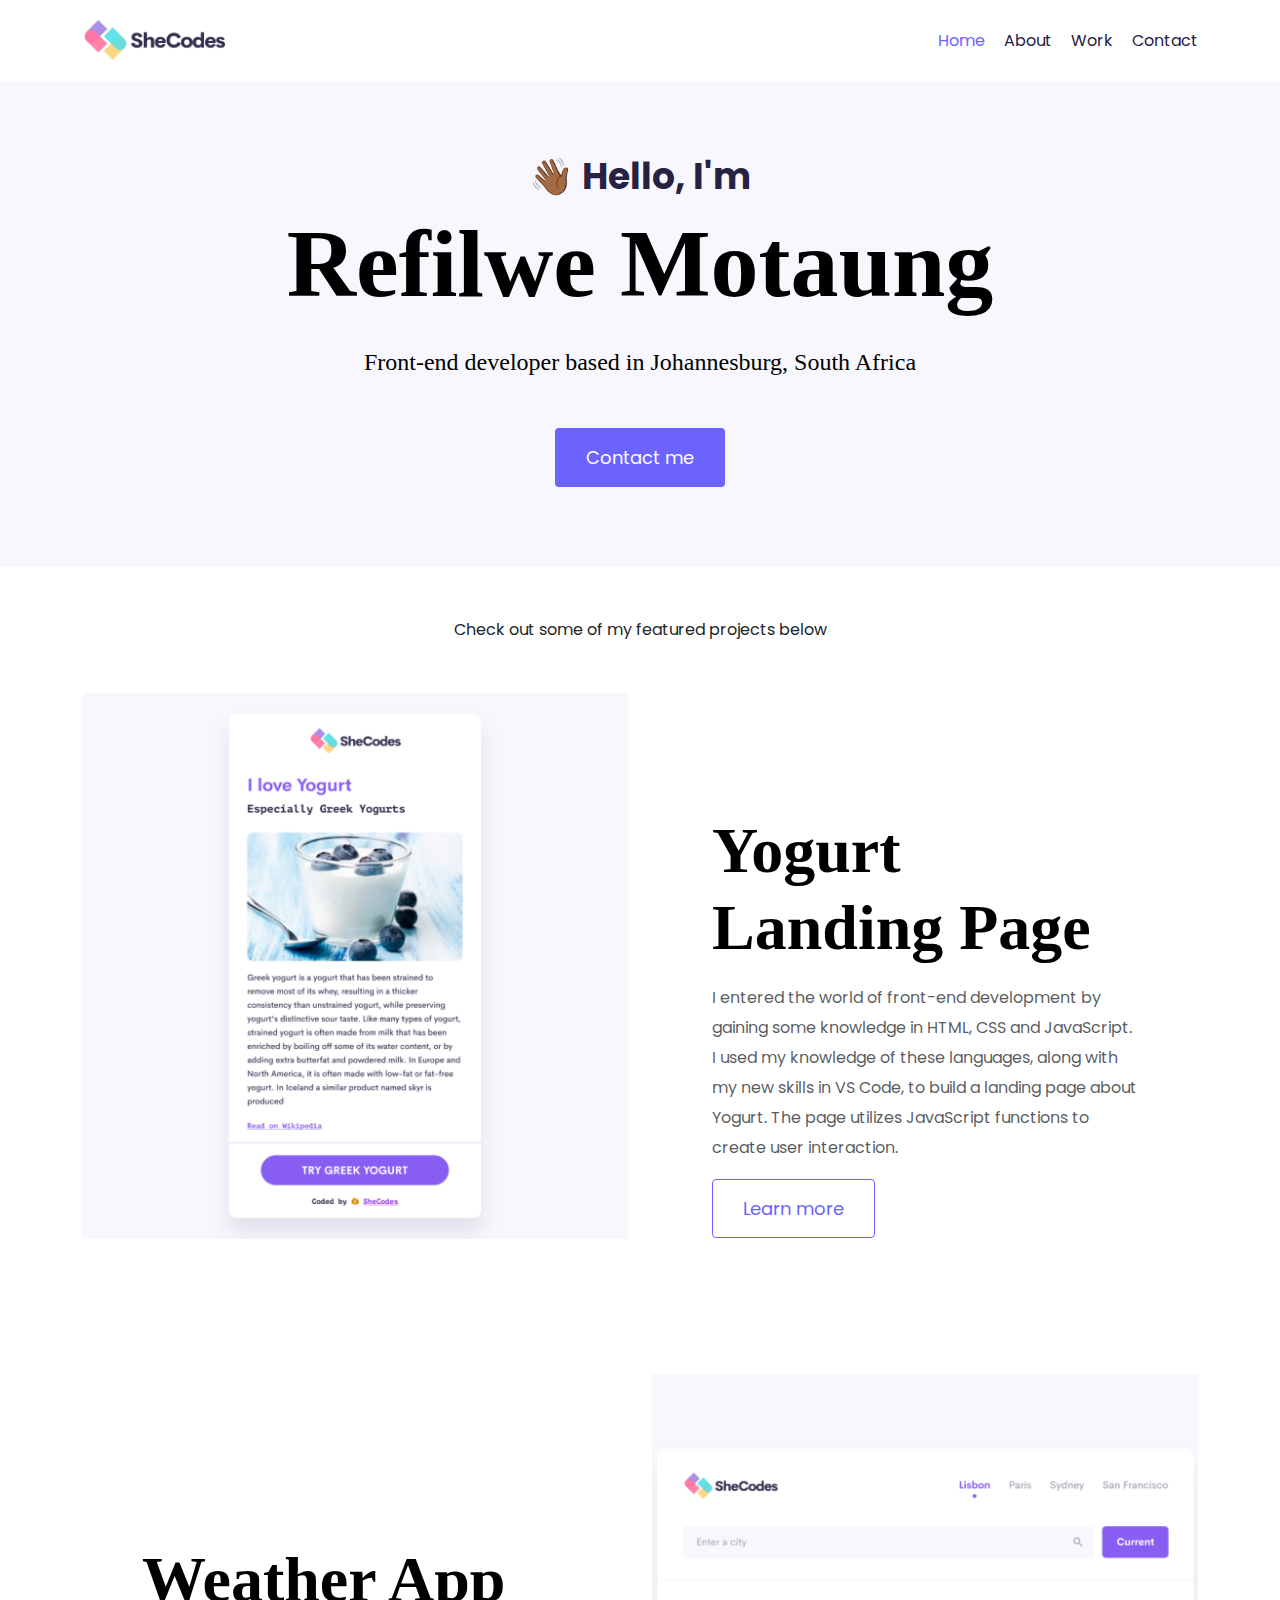
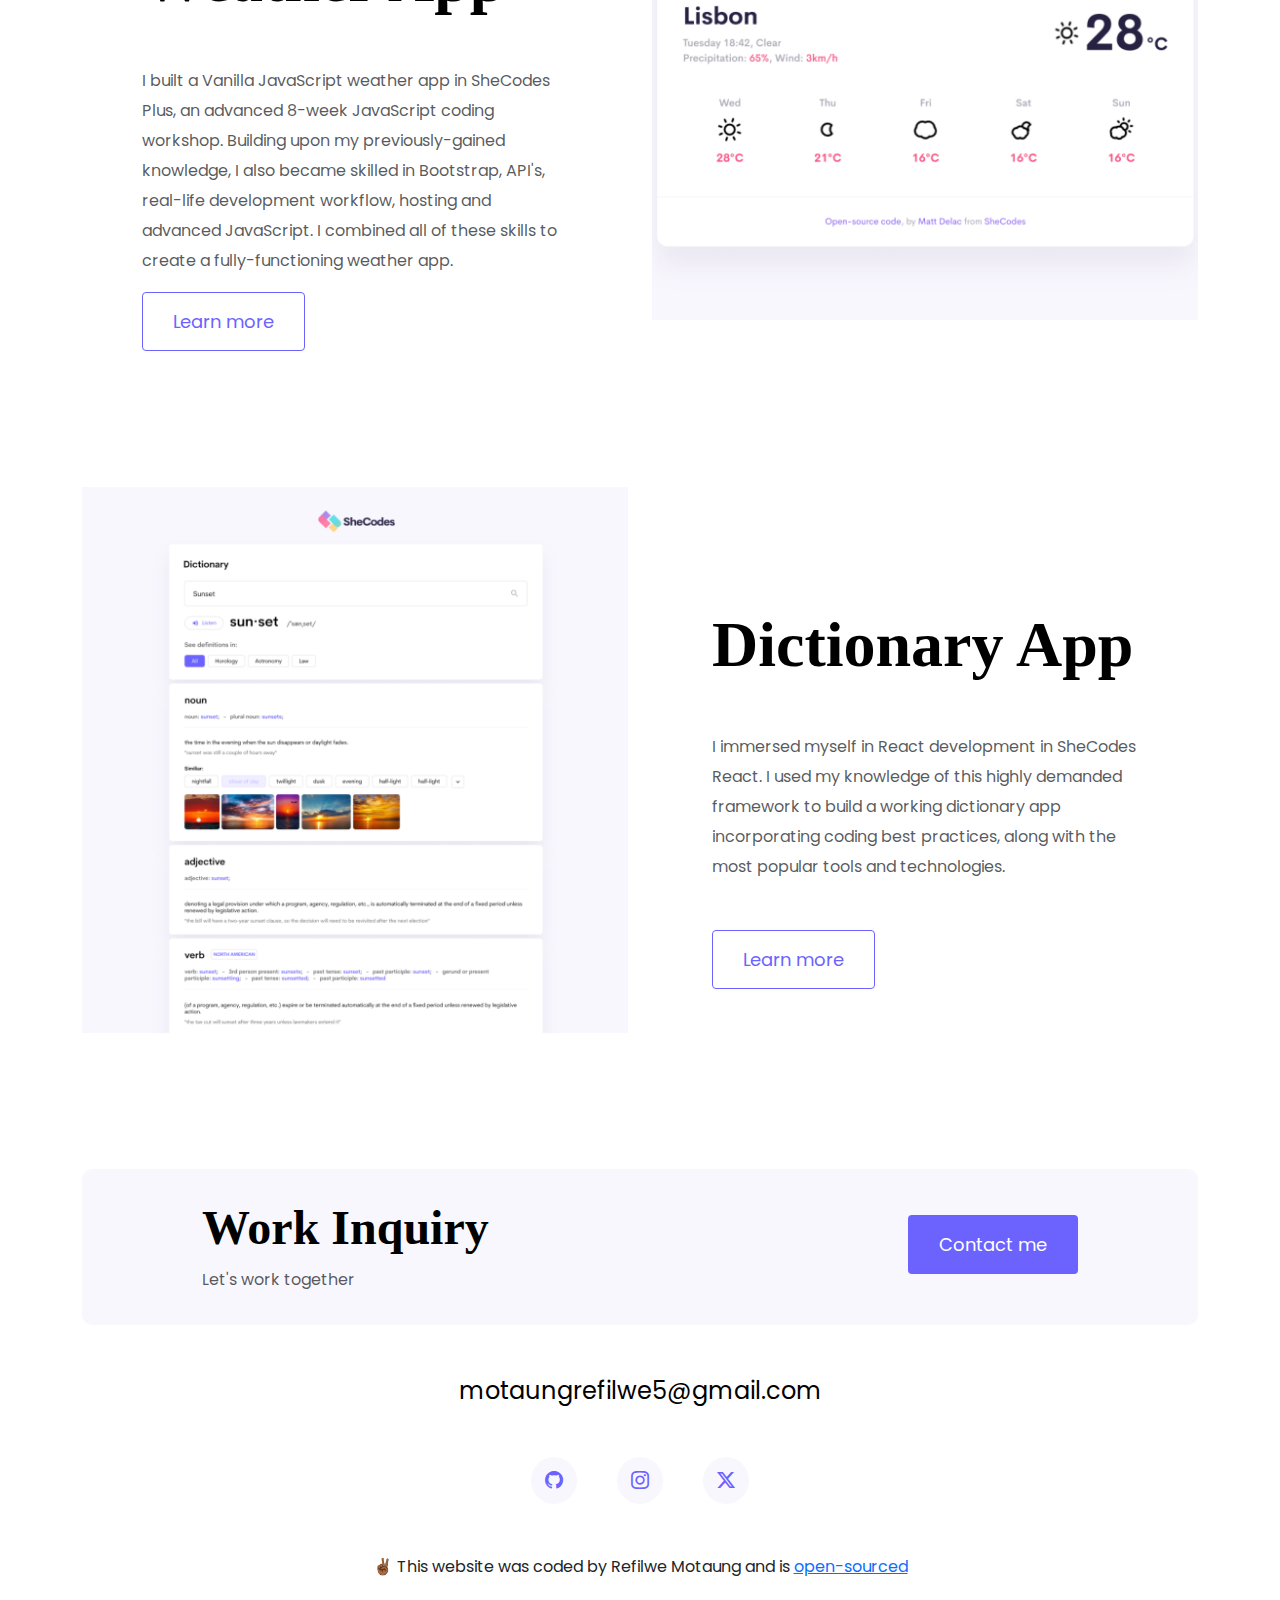
<file: index.html>
<!DOCTYPE html>
<html lang="en">
  <head>
    <meta charset="UTF-8" />
    <meta name="viewport" content="width=device-width, initial-scale=1.0" />
    <meta
      name="description"
      content="Refilwe is a front-end developer in South Africa."
    />
    <title>Front-end developer - Refilwe Motaung</title>
    <link
      href="https://cdn.jsdelivr.net/npm/bootstrap@5.3.3/dist/css/bootstrap.min.css"
      rel="stylesheet"
      integrity="sha384-QWTKZyjpPEjISv5WaRU9OFeRpok6YctnYmDr5pNlyT2bRjXh0JMhjY6hW+ALEwIH"
      crossorigin="anonymous"
    />
    <link rel="preconnect" href="https://fonts.googleapis.com" />
    <link rel="preconnect" href="https://fonts.gstatic.com" crossorigin />
    <link
      href="https://fonts.googleapis.com/css2?family=Playfair:ital,opsz,wght@0,5..1200,300..900;1,5..1200,300..900&family=Poppins:ital,wght@0,100;0,200;0,300;0,400;0,500;0,600;0,700;0,800;0,900;1,100;1,200;1,300;1,400;1,500;1,600;1,700;1,800;1,900&display=swap"
      rel="stylesheet"
    />
    <link rel="stylesheet" href="styles/portfolio.css" />
    <link
      rel="stylesheet"
      href="https://cdn.jsdelivr.net/npm/bootstrap-icons@1.11.3/font/bootstrap-icons.min.css"
    />
    <script
      src="https://cdn.jsdelivr.net/npm/bootstrap@5.3.3/dist/js/bootstrap.bundle.min.js"
      integrity="sha384-YvpcrYf0tY3lHB60NNkmXc5s9fDVZLESaAA55NDzOxhy9GkcIdslK1eN7N6jIeHz"
      crossorigin="anonymous"
    ></script>
  </head>
  <body>
    <div class="container">
      <nav class="d-flex justify-content-between">
        <a href="/" title="Homepage">
          <img
            src="images/logo.png"
            class="logo d-none d-md-block"
            alt="Refilwe Logo"
          />
          <img
            src="images/logo-small.jpg"
            class="logo d-block d-md-none"
            alt="Refilwe Logo"
          />
        </a>
        <ul>
          <li class="active">
            <a href="/" title="Homepage">Home</a>
          </li>
          <li>
            <a href="/about.html" title="About Refilwe">About</a>
          </li>
          <li>
            <a href="/work.html" title="Refilwe's work">Work</a>
          </li>
          <li>
            <a href="/contact.html" title="Contact Refilwe">Contact</a>
          </li>
        </ul>
      </nav>
    </div>
    <div class="hero">
      <p>👋🏾 Hello, I'm</p>
      <h1>Refilwe Motaung</h1>
      <h2 class="mb-5">Front-end developer based in Johannesburg, South Africa</h2>
      <div>
        <a href="/contact.html" class="btn btn-branding" title="Contact me"
          >Contact me</a
        >
      </div>
    </div>
    <p class="text-center m-5">Check out some of my featured projects below</p>
    <div class="container">
      <div class="row mb-3">
        <div class="col d-none d-lg-block">
          <img
            src="images/yogurt.png"
            class="img-fluid"
            alt="Yogurt project preview"
          />
        </div>
        <div class="col">
          <div class="project-description">
            <h2 class="mb-3">Yogurt Landing Page</h2>
            <p class="mb-3 text-muted">
              I entered the world of front-end development by gaining some
              knowledge in HTML, CSS and JavaScript. I used my knowledge of these
              languages, along with my new skills in VS Code, to build a landing
              page about Yogurt. The page utilizes JavaScript functions to create
              user interaction.
            </p>
            <a href="/work.html" class="btn btn-branding-outline">Learn more</a>
          </div>
        </div>
      </div>
      <div class="row mb-3">
        <div class="col">
          <div class="project-description">
            <h2 class="mb-3 mt-5">Weather App</h2>
            <p class="mb-3 mt-5 text-muted">
              I built a Vanilla JavaScript weather app in SheCodes Plus, an
              advanced 8-week JavaScript coding workshop. Building upon my
              previously-gained knowledge, I also became skilled in Bootstrap,
              API's, real-life development workflow, hosting and advanced
              JavaScript. I combined all of these skills to create a
              fully-functioning weather app.
            </p>
            <a href="/work.html" class="btn btn-branding-outline">Learn more</a>
          </div>
      </div>
      <div class="col d-none d-lg-block">
        <img
          src="images/weather.png"
          class="img-fluid"
          alt="Weather project preview"
        />
      </div>
    </div>
    <div class="row">
      <div class="col d-none d-lg-block">
        <img
          src="images/dictionary.png"
          class="img-fluid"
          alt="Dictionary app preview"
        />
      </div>
      <div class="col">
        <div class="project-description">
          <h2 class="mb-5">Dictionary App</h2>
          <p class="mb-5 text-muted">
            I immersed myself in React development in SheCodes React. I used my
            knowledge of this highly demanded framework to build a working
            dictionary app incorporating coding best practices, along with the
            most popular tools and technologies.
          </p>
          <a href="/work.html" class="btn btn-branding-outline">Learn more</a>
        </div>
      </div>
    </div>  
    <footer>
        <div class="contact-box justify-content-between mb-5 d-none d-md-flex">
          <div>
            <h3>Work Inquiry</h3>
            <p class="text-muted">Let's work together</p>
          </div>
          <div>
            <a href="/contact.html" class="btn btn-branding mt-3" title="Contact Refilwe">Contact me</a>
          </div>
        </div>
      <div class="d-flex justify-content-center mb-5">
        <a href="mailto:motaungrefilwe5@gmail.com" class="email-link" title="Email Refilwe">motaungrefilwe5@gmail.com</a>
      </div>
      <div class="social-links d-flex justify-content-center">
        <a href="https://www.github.com/mafifiza" target="_blank" title="GitHub Profile">
          <i class="bi bi-github"></i>
        </a>
        <a href="https://www.instagram.com/ngjuge" target="_blank" title="Instagram Profile">
          <i class="bi bi-instagram"></i>
        </a>
        <a href="https://www.twitter.com/Mot12783Refilwe" target="_blank" title="Twitter-X Profile">
          <i class="bi bi-twitter-x"></i>
        </a>
      </div>
      <p class="text-center mt-5">
        ✌🏾 This website was coded by Refilwe Motaung and is 
        <a href="https://github.com/mafifiza/responsive-portfolio" target="_blank">open-sourced</a>
      </p>
    </footer>
  </body>
</html>
</file>
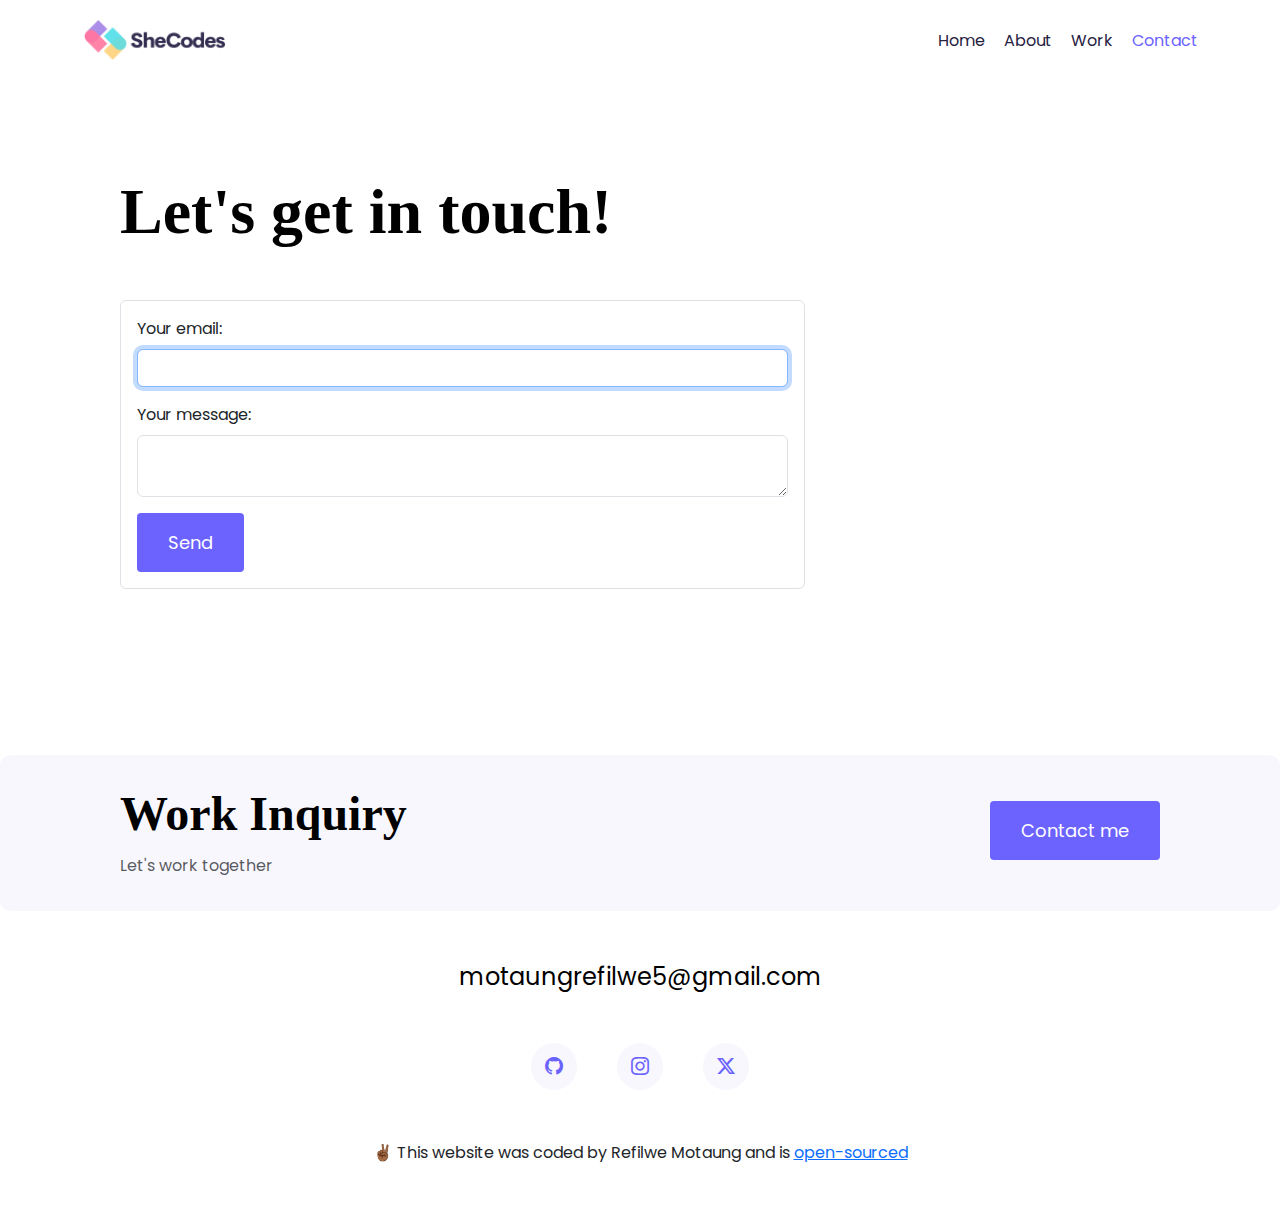
<file: contact.html>
<!DOCTYPE html>
<html lang="en">
  <head>
    <meta charset="UTF-8" />
    <meta name="viewport" content="width=device-width, initial-scale=1.0" />
    <meta
      name="description"
      content="Contact Refilwe. Refilwe is a front-end developer in South Africa."
    />
    <title>Contact Refilwe - Refilwe Motaung</title>
    <link
      href="https://cdn.jsdelivr.net/npm/bootstrap@5.3.3/dist/css/bootstrap.min.css"
      rel="stylesheet"
      integrity="sha384-QWTKZyjpPEjISv5WaRU9OFeRpok6YctnYmDr5pNlyT2bRjXh0JMhjY6hW+ALEwIH"
      crossorigin="anonymous"
    />
    <link rel="preconnect" href="https://fonts.googleapis.com" />
    <link rel="preconnect" href="https://fonts.gstatic.com" crossorigin />
    <link
      href="https://fonts.googleapis.com/css2?family=Playfair:ital,opsz,wght@0,5..1200,300..900;1,5..1200,300..900&family=Poppins:ital,wght@0,100;0,200;0,300;0,400;0,500;0,600;0,700;0,800;0,900;1,100;1,200;1,300;1,400;1,500;1,600;1,700;1,800;1,900&display=swap"
      rel="stylesheet"
    />
    <link rel="stylesheet" href="styles/portfolio.css" />
    <link
      rel="stylesheet"
      href="https://cdn.jsdelivr.net/npm/bootstrap-icons@1.11.3/font/bootstrap-icons.min.css"
    />
    <script
      src="https://cdn.jsdelivr.net/npm/bootstrap@5.3.3/dist/js/bootstrap.bundle.min.js"
      integrity="sha384-YvpcrYf0tY3lHB60NNkmXc5s9fDVZLESaAA55NDzOxhy9GkcIdslK1eN7N6jIeHz"
      crossorigin="anonymous"
    ></script>
  </head>
  <body>
    <div class="container">
      <nav class="d-flex justify-content-between">
        <a href="/" title="Homepage">
          <img
            src="images/logo.png"
            class="logo d-none d-md-block"
            alt="Refilwe Logo"
          />
          <img
            src="images/logo-small.jpg"
            class="logo d-block d-md-none"
            alt="Refilwe Logo"
          />
        </a>
        <ul>
          <li>
            <a href="/" title="Homepage">Home</a>
          </li>
          <li>
            <a href="/about.html" title="About Refilwe">About</a>
          </li>
          <li>
            <a href="/work.html" title="Refilwe's Work">Work</a>
          </li>
          <li class="active">
            <a href="/contact.html" title="Contact Refilwe">Contact</a>
          </li>
        </ul>
      </nav>
    </div>
    <div class="content-container container">
      <div class="content">
        <h1 class="mb-5">Let's get in touch!</h1>
        <div class="row">
          <div class="col-md-8">
            <form
              action="https://formspree.io/f/mwkalajy"
              method="post"
              class="border p-3 rounded mb-3"
            >
              <div class="mb-3">
                <label class="form-label">Your email:</label>
                <input
                  type="email"
                  name="_replyto"
                  class="form-control"
                  required
                  autofocus
                />
              </div>
              <div class="mb-3">
                <label class="form-label">Your message:</label>
                <textarea
                  name="message"
                  class="form-control"
                  required
                ></textarea>
              </div>
              <button type="submit" class="btn btn-branding">Send</button>
            </form>
          </div>
        </div>
      </div>
    </div>
    <footer>
      <div class="contact-box justify-content-between mb-5 d-none d-md-flex">
        <div>
          <h3>Work Inquiry</h3>
          <p class="text-muted">Let's work together</p>
        </div>
        <div>
          <a
            href="/contact.html"
            class="btn btn-branding mt-3"
            title="Contact Refilwe"
            >Contact me</a
          >
        </div>
      </div>
      <div class="d-flex justify-content-center mb-5">
        <a
          href="mailto:motaungrefilwe5@gmail.com"
          class="email-link"
          title="Email Refilwe"
          >motaungrefilwe5@gmail.com</a
        >
      </div>
      <div class="social-links d-flex justify-content-center">
        <a
          href="https://www.github.com/mafifiza"
          target="_blank"
          title="GitHub Profile"
        >
          <i class="bi bi-github"></i>
        </a>
        <a
          href="https://www.instagram.com/ngjuge"
          target="_blank"
          title="Instagram Profile"
        >
          <i class="bi bi-instagram"></i>
        </a>
        <a
          href="https://www.twitter.com/Mot12783Refilwe"
          target="_blank"
          title="Twitter-X Profile"
        >
          <i class="bi bi-twitter-x"></i>
        </a>
      </div>
      <p class="text-center mt-5">
        ✌🏾 This website was coded by Refilwe Motaung and is
        <a
          href="https://github.com/mafifiza/responsive-portfolio"
          target="_blank"
          >open-sourced</a
        >
      </p>
    </footer>
  </body>
</html>
</file>
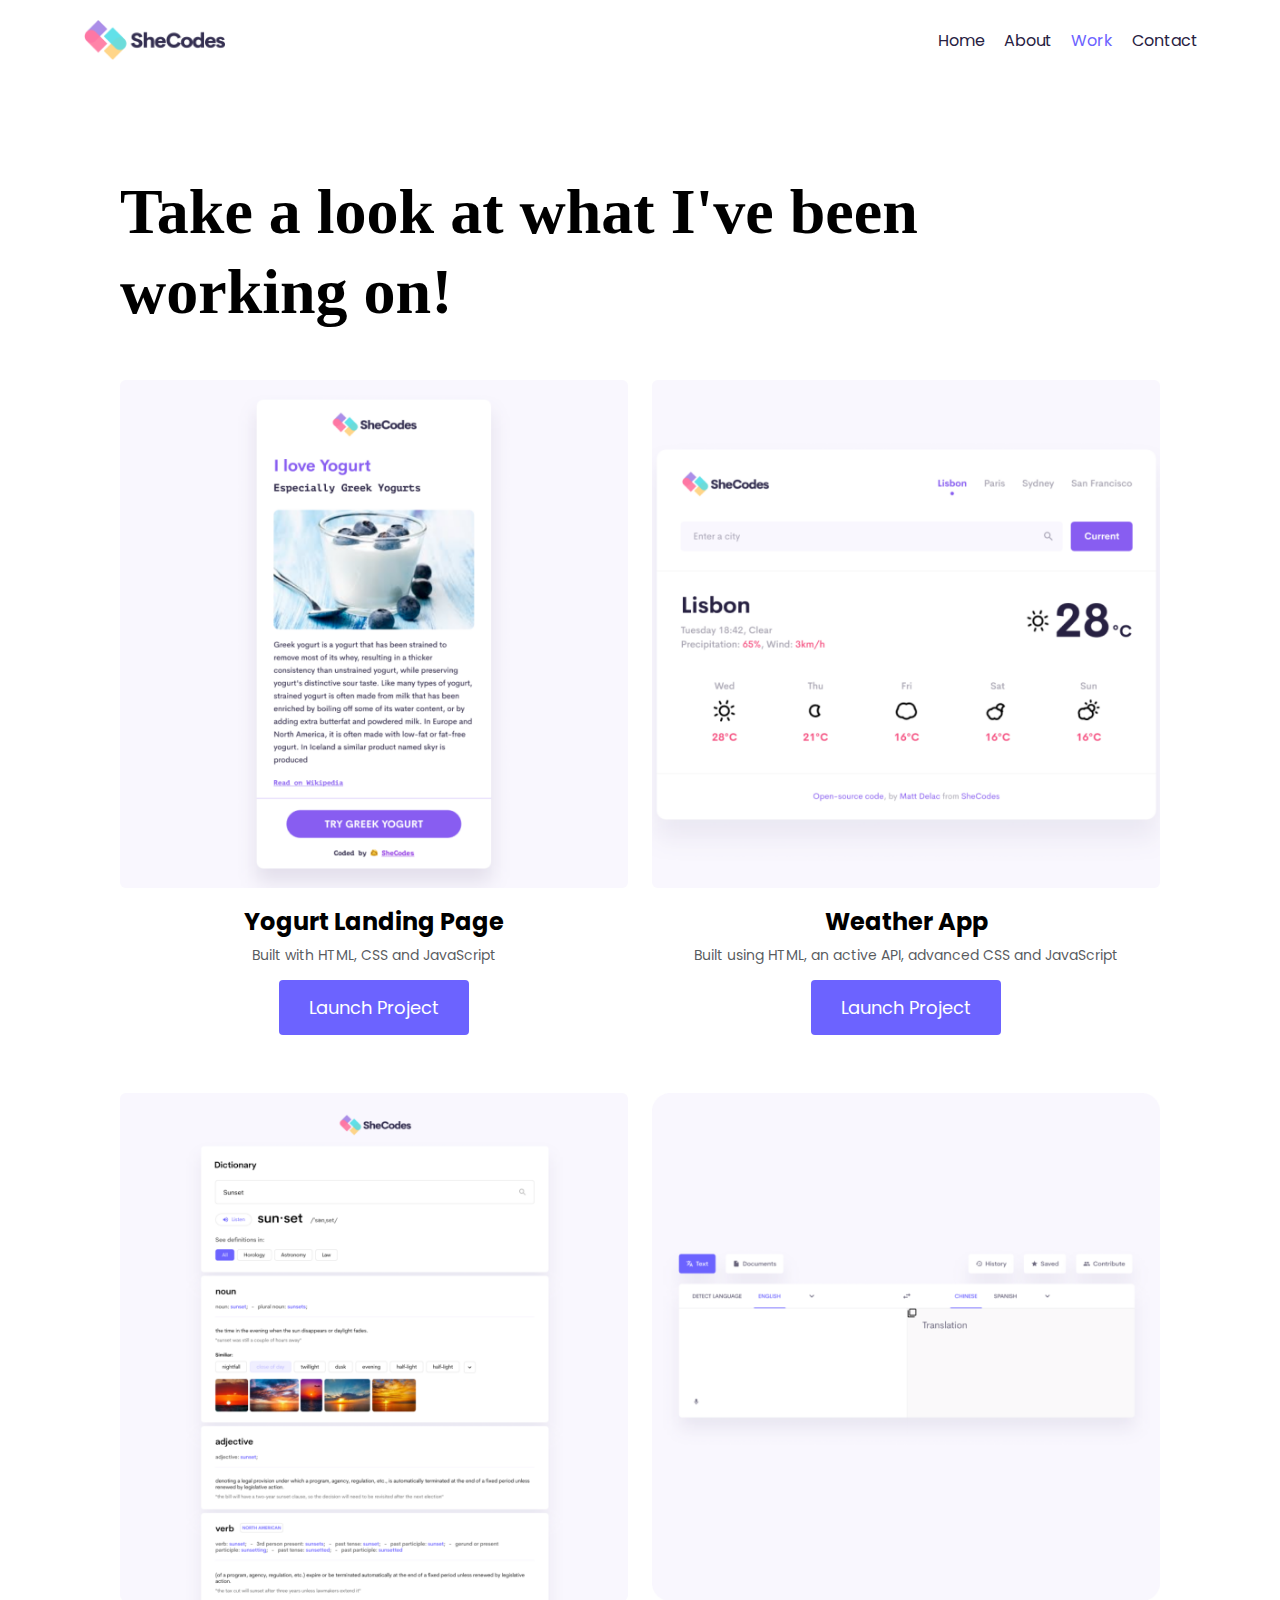
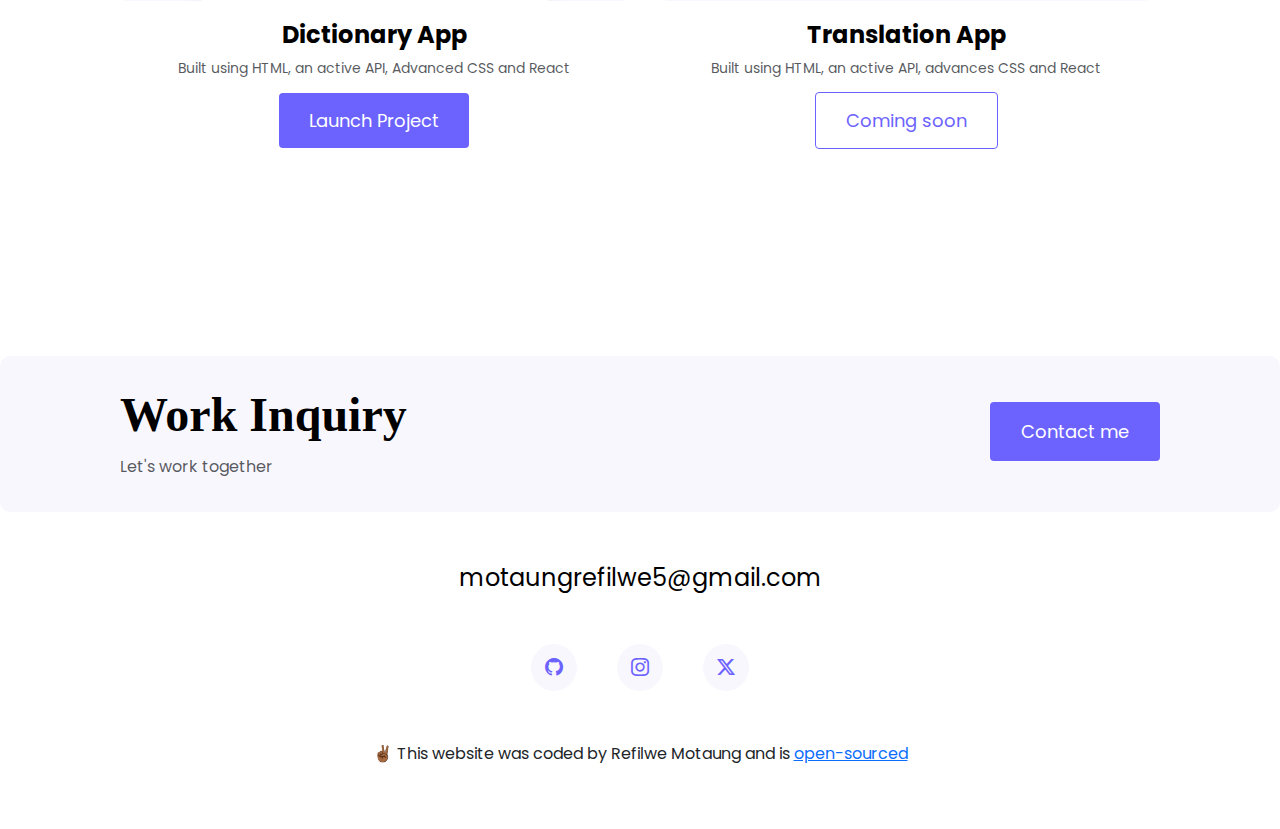
<file: work.html>
<!DOCTYPE html>
<html lang="en">
  <head>
    <meta charset="UTF-8" />
    <meta name="viewport" content="width=device-width, initial-scale=1.0" />
    <meta
      name="description"
      content="Refilwe's Work. Refilwe is a front-end developer in South Africa."
    />
    <title>Refilwe's Portfolio</title>
    <link
      href="https://cdn.jsdelivr.net/npm/bootstrap@5.3.3/dist/css/bootstrap.min.css"
      rel="stylesheet"
      integrity="sha384-QWTKZyjpPEjISv5WaRU9OFeRpok6YctnYmDr5pNlyT2bRjXh0JMhjY6hW+ALEwIH"
      crossorigin="anonymous"
    />
    <link rel="preconnect" href="https://fonts.googleapis.com" />
    <link rel="preconnect" href="https://fonts.gstatic.com" crossorigin />
    <link
      href="https://fonts.googleapis.com/css2?family=Playfair:ital,opsz,wght@0,5..1200,300..900;1,5..1200,300..900&family=Poppins:ital,wght@0,100;0,200;0,300;0,400;0,500;0,600;0,700;0,800;0,900;1,100;1,200;1,300;1,400;1,500;1,600;1,700;1,800;1,900&display=swap"
      rel="stylesheet"
    />
    <link rel="stylesheet" href="styles/portfolio.css" />
    <link
      rel="stylesheet"
      href="https://cdn.jsdelivr.net/npm/bootstrap-icons@1.11.3/font/bootstrap-icons.min.css"
    />
    <script
      src="https://cdn.jsdelivr.net/npm/bootstrap@5.3.3/dist/js/bootstrap.bundle.min.js"
      integrity="sha384-YvpcrYf0tY3lHB60NNkmXc5s9fDVZLESaAA55NDzOxhy9GkcIdslK1eN7N6jIeHz"
      crossorigin="anonymous"
    ></script>
  </head>
  <body>
    <div class="container">
      <nav class="d-flex justify-content-between">
        <a href="/" title="Homepage">
          <img
            src="images/logo.png"
            class="logo d-none d-md-block"
            alt="Refilwe logo"
          />
          <img
            src="images/logo-small.jpg"
            class="logo d-block d-md-none"
            alt="Refilwe Logo"
          />
        </a>
        <ul>
          <li>
            <a href="/" title="Homepage">Home</a>
          </li>
          <li>
            <a href="/about.html" title="About Refilwe">About</a>
          </li>
          <li class="active">
            <a href="/work.html" title="Refilwe's work">Work</a>
          </li>
          <li>
            <a href="/contact.html" title="Contact Refilwe">Contact</a>
          </li>
        </ul>
      </nav>
    </div>
    <div class="content-container container">
      <div class="content">
        <h1 class="mb-5">Take a look at what I've been working on!</h1>
        <div class="row">
          <div class="col-md-6 mb-4">
            <img
              src="images/yogurt.png"
              class="img-fluid mb-3 rounded"
              alt="Yogurt project preview"
            />
            <h3 class="text-center m-0">Yogurt Landing Page</h3>
            <p class="text-center text-muted">
              Built with HTML, CSS and JavaScript
            </p>
            <div class="text-center mt-4 mb-5">
              <a
                href="https://www.yogurt.shecodes.io/"
                class="btn-branding"
                target="_blank"
                >Launch Project</a
              >
            </div>
          </div>
          <div class="col-md-6 mb-4">
            <img
              src="images/weather.png"
              class="img-fluid mb-3 rounded"
              alt="Weather project preview"
            />
            <h3 class="text-center m-0">Weather App</h3>
            <p class="text-center text-muted">
              Built using HTML, an active API, advanced CSS and JavaScript
            </p>
            <div class="text-center mt-4 mb-5">
              <a
                href="https://www.weather.shecodes.io/"
                class="btn-branding"
                target="_blank"
                >Launch Project</a
              >
            </div>
          </div>
          <div class="col-md-6 mb-4">
            <img
              src="images/dictionary.png"
              class="img-fluid mb-3 rounded"
              alt="Dictionary project preview"
            />
            <h3 class="text-center m-0">Dictionary App</h3>
            <p class="text-center text-muted">
              Built using HTML, an active API, Advanced CSS and React
            </p>
            <div class="text-center mt-4 mb-5">
              <a
                href="https://www.dictionary.shecodes.io/"
                class="btn-branding"
                target="_blank"
                >Launch Project</a
              >
            </div>
          </div>
          <div class="col-md-6 mb-4">
            <img
              src="images/translation.png"
              class="img-fluid mb-3 rounded"
              alt="Translation project preview"
            />
            <h3 class="text-center m-0">Translation App</h3>
            <p class="text-center text-muted">
              Built using HTML, an active API, advances CSS and React
            </p>
            <div class="text-center mt-4 mb-5">
              <a
                href="https://www.shecodes.io/"
                class="btn-branding-outline"
                target="_blank"
                disabled
                >Coming soon</a
              >
            </div>
          </div>
        </div>
      </div>
    </div>
    <footer>
      <div class="contact-box justify-content-between mb-5 d-none d-md-flex">
        <div>
          <h3>Work Inquiry</h3>
          <p class="text-muted">Let's work together</p>
        </div>
        <div>
          <a
            href="/contact.html"
            class="btn btn-branding mt-3"
            title="Contact Refilwe"
            >Contact me</a
          >
        </div>
      </div>
      <div class="d-flex justify-content-center mb-5">
        <a
          href="mailto:motaungrefilwe5@gmail.com"
          class="email-link"
          title="Email Refilwe"
          >motaungrefilwe5@gmail.com</a
        >
      </div>
      <div class="social-links d-flex justify-content-center">
        <a
          href="https://www.github.com/mafifiza"
          target="_blank"
          title="GitHub Profile"
        >
          <i class="bi bi-github"></i>
        </a>
        <a
          href="https://www.instagram.com/ngjuge"
          target="_blank"
          title="Instagram Profile"
        >
          <i class="bi bi-instagram"></i>
        </a>
        <a
          href="https://www.twitter.com/Mot12783Refilwe"
          target="_blank"
          title="Twitter-X Profile"
        >
          <i class="bi bi-twitter-x"></i>
        </a>
      </div>
      <p class="text-center mt-5">
        ✌🏾 This website was coded by Refilwe Motaung and is
        <a
          href="https://github.com/mafifiza/responsive-portfolio"
          target="_blank"
          >open-sourced</a
        >
      </p>
    </footer>
  </body>
</html>
</file>
<file: styles/portfolio.css>
:root {
  --branding-color: #6c63ff;
  --secondary-color: #f9f7fe;
  --heading-font-family: "Playfair Display", serif;
  --default-font-family: "Poppins", sans-serif;
}

body {
  font-family: var(--default-font-family);
}

h1,
h2,
h3,
h4,
h5,
h6 {
  color: black;
  font-family: var(--heading-font-family);
  font-weight: bold;
}

h1 {
  font-size: 96px;
  line-height: 1.5;
}

h2 {
  font-size: 64px;
}

h3 {
  font-size: 48px;
}

p {
  font-weight: normal;
  font-size: 16px;
  line-height: 30px;
}

.hero {
  background: var(--secondary-color);
  text-align: center;
  padding: 80px 20px;
}

.hero p {
  font-size: 36px;
  font-weight: bold;
  margin: 0;
  color: #272142;
}

.hero h2 {
  font-family: var(--heading-font-family);
  font-weight: normal;
  line-height: 1.5;
  font-size: 24px;
}

.content-container {
  padding: 60px 20px;
}

.content h1 {
  font-size: 64px;
  line-height: 80px;
}

.content h2 {
  font-size: 18px;
  font-family: var(--default-font-family);
}

.content h3 {
  font-size: 24px;
  line-height: 1.5;
  font-family: var(--default-font-family);
}

.content p {
  font-size: 14px;
}

.content {
  margin: 30px;
}

.btn-branding {
  background: var(--branding-color);
  border-radius: 4px;
  color: white;
  text-decoration: none;
  font-size: 18px;
  line-height: 27px;
  padding: 15px 30px;
}

.btn-branding:hover {
  color: white;
}

.btn-branding-outline {
  color: var(--branding-color);
  border: 1px solid var(--branding-color);
  border-radius: 4px;
  font-size: 18px;
  text-decoration: none;
  line-height: 27px;
  padding: 15px 30px;
}

.btn-branding-outline:hover {
  background: var(--branding-color);
  color: white;
}

.project-description {
  padding: 120px 60px;
}

.logo {
  max-height: 40px;
}

nav {
  padding: 20px 0;
}

nav ul {
  padding: 0;
  margin: 0;
}

nav li {
  display: inline;
  list-style: none;
  line-height: 42px;
  margin-left: 15px;
}

nav a {
  text-decoration: none;
  color: #272142;
  transition: all 100ms ease-in-out;
}

nav a:hover,
nav li.active a {
  color: var(--branding-color);
}

footer {
  margin: 60px 0;
}

footer .contact-box {
  background: var(--secondary-color);
  padding: 30px 120px;
  border-radius: 10px;
}

footer .contact-box p {
  margin: 0;
}

footer .email-link {
  text-decoration: none;
  color: black;
  font-size: 24px;
}

footer .email-link:hover {
  color: var(--branding-color);
}

footer .social-links a {
  margin: 0 20px;
  color: var(--branding-color);
  background: var(--secondary-color);
  padding: 10px 14px;
  border-radius: 50%;
  font-size: 18px;
  transition: all 100ms ease-in-out;
}

footer .social-links a:hover {
  color: white;
  background: var(--branding-color);
}

@media (max-width: 900px) {
  h1 {
    font-size: 44px;
    line-height: 56px;
  }

  h2 {
    font-size: 44px;
  }

  .hero {
    padding: 80px 20px;
  }

  .content {
    text-align: center;
    padding: 0;
  }

  .project-description {
    padding: 0;
    text-align: center;
  }
}
</file>
